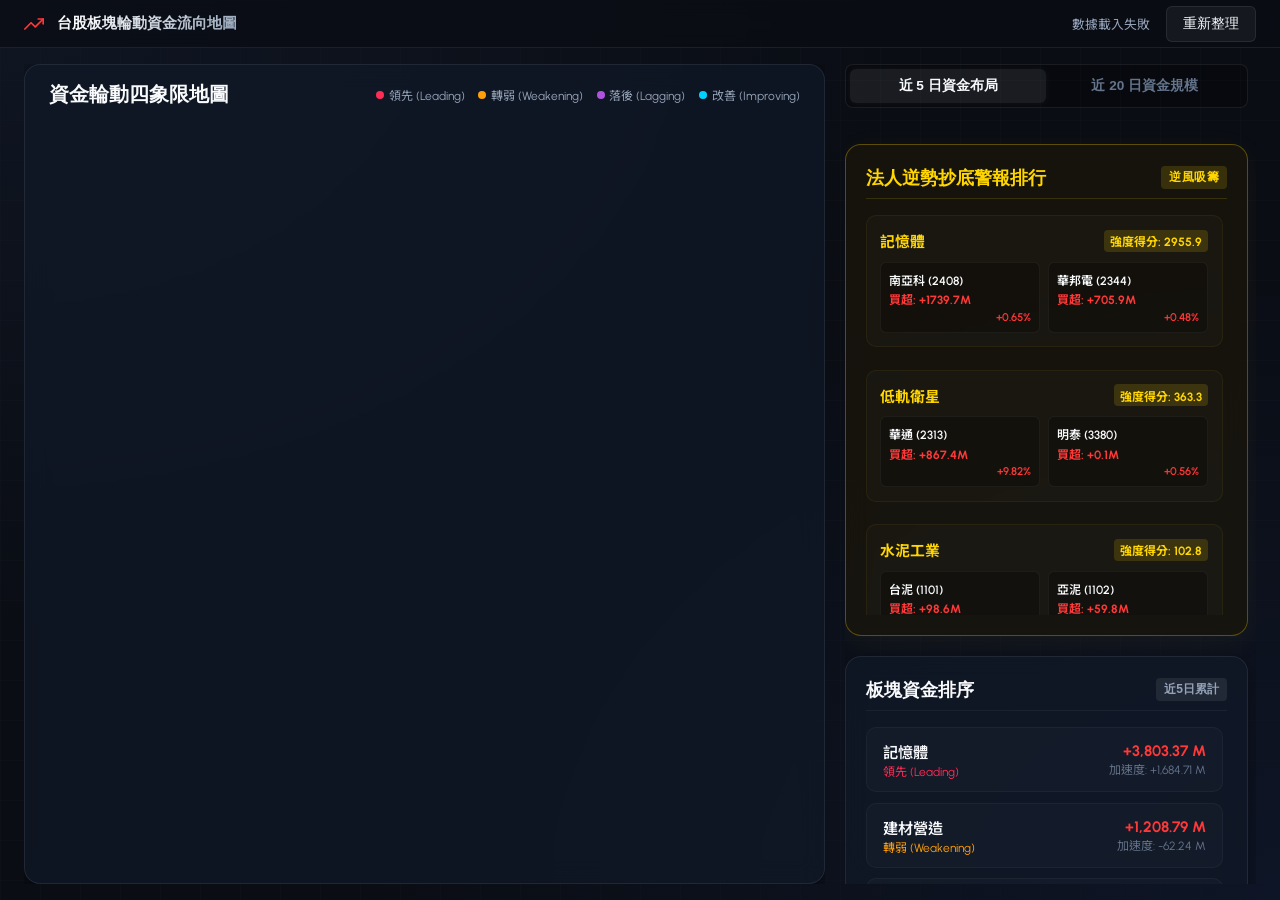
<file: index.html>
<!DOCTYPE html>
<html lang="zh-TW">
<head>
    <meta charset="UTF-8">
    <meta name="viewport" content="width=device-width, initial-scale=1.0">
    <title>台股板塊輪動地圖 - 資金流向與加速度監控系統</title>
    <link rel="stylesheet" href="style.css?v=1.1">
    <!-- Load D3.js for visual rendering -->
    <script src="https://d3js.org/d3.v7.min.js"></script>
    <style>
        /* 特調虛擬板塊的霓虹發光樣式 */
        .bubble.custom-sector {
            stroke: #ff007f !important;
            stroke-width: 3.5px !important;
            stroke-dasharray: 3, 1 !important;
            fill-opacity: 0.82 !important;
            animation: neonPulse 1.8s infinite alternate;
        }
        
        @keyframes neonPulse {
            from {
                filter: drop-shadow(0 0 3px #ff007f) drop-shadow(0 0 8px #ff007f);
            }
            to {
                filter: drop-shadow(0 0 6px #ff007f) drop-shadow(0 0 16px #ff007f);
            }
        }
    </style>
</head>
<body>

    <header>
        <h1>
            <svg width="20" height="20" viewBox="0 0 24 24" fill="none" stroke="currentColor" stroke-width="2" stroke-linecap="round" stroke-linejoin="round" style="display:inline; vertical-align:middle; margin-right:5px; color:#ff3838;">
                <polyline points="23 6 13.5 15.5 8.5 10.5 1 18"></polyline>
                <polyline points="17 6 23 6 23 12"></polyline>
            </svg>
            台股板塊輪動資金流向地圖
        </h1>
        <div class="meta-info">
            <span id="data-date">更新時間：載入中...</span>
            <button class="refresh-btn" onclick="loadData()">重新整理</button>
        </div>
    </header>

    <main>
        <!-- Left Section: Quadrant Bubble Map (Full Height) -->
        <div class="left-column">
            <section class="map-container" id="map-section">
                <div class="map-title-row">
                    <h2>資金輪動四象限地圖</h2>
                    <div class="legend">
                        <div class="legend-item">
                            <span class="legend-color" style="background-color: var(--color-lead);"></span>
                            <span>領先 (Leading)</span>
                        </div>
                        <div class="legend-item">
                            <span class="legend-color" style="background-color: var(--color-rotate);"></span>
                            <span>轉弱 (Weakening)</span>
                        </div>
                        <div class="legend-item">
                            <span class="legend-color" style="background-color: var(--color-outflow);"></span>
                            <span>落後 (Lagging)</span>
                        </div>
                        <div class="legend-item">
                            <span class="legend-color" style="background-color: var(--color-watch);"></span>
                            <span>改善 (Improving)</span>
                        </div>
                    </div>
                </div>
                
                <div class="chart-wrapper" id="chart-wrapper">
                    <!-- SVG Chart will be rendered here by D3 -->
                </div>
                
                <!-- Floating interactive Tooltip -->
                <div class="custom-tooltip" id="map-tooltip"></div>
            </section>
        </div>

        <!-- Right Section: Comprehensive War Room Panel -->
        <section class="sidebar right-column">
            <!-- Timeframe selector tab button group -->
            <div class="time-tabs">
                <button class="tab-btn active" id="tab-5d" onclick="switchTimeFrame('5d')">近 5 日資金布局</button>
                <button class="tab-btn" id="tab-20d" onclick="switchTimeFrame('20d')">近 20 日資金規模</button>
            </div>

            <!-- Bottom Fishing Alert Card (now at the top of sidebar) -->
            <div class="card bottom-fishing-card" id="bottom-fishing-panel">
                <div class="panel-title" style="color: #ffd600; border-bottom: 1px solid rgba(255, 214, 0, 0.15);">
                    法人逆勢抄底警報排行
                    <span style="background: rgba(255, 214, 0, 0.15); color: #ffd600; font-size: 0.75rem; letter-spacing: 0.5px;">逆風吸籌</span>
                </div>
                <div class="market-warning" id="market-warning-msg" style="display:none;">
                    ⚠️ 大盤今日下跌，法人逆勢抄底啟動！
                </div>
                <div class="sector-list" id="bottom-fishing-list">
                    <!-- Dynamic rendering -->
                </div>
            </div>

            <!-- Sector Ranking Card (moved from left-column) -->
            <div class="card sector-ranking-card">
                <div class="panel-title">
                    板塊資金排序
                    <span id="ranking-header-badge" style="background: rgba(255,255,255,0.08); color: var(--text-secondary); font-size: 0.75rem;">近5日累計</span>
                </div>
                <div class="sector-list" id="sector-quick-list">
                    <!-- Dynamic rendering -->
                </div>
                <button id="sector-toggle-btn" class="sector-toggle-btn" onclick="toggleSectors()">展開全部板塊</button>
            </div>

            <!-- Whale Locked Stocks Card -->
            <div class="card whale-locked-card glow-aurora" id="whale-locked-panel">
                <div class="panel-title" style="color: #00e676; border-bottom: 1px solid rgba(0, 230, 118, 0.15);">
                    千張大戶密集鎖碼偵測雷達
                    <span style="background: rgba(0, 230, 118, 0.15); color: #00e676; font-size: 0.75rem; letter-spacing: 0.5px;">主力鎖碼</span>
                </div>
                <!-- 監測時間區間 Tab 組 -->
                <div class="whale-time-tabs" style="display: flex; gap: 0.35rem; margin-bottom: 0.65rem; background: rgba(0, 0, 0, 0.2); padding: 0.2rem; border-radius: 6px; border: 1px solid rgba(255,255,255,0.04);">
                    <button class="whale-time-btn" onclick="changeWhaleTime('1w', this)">1週爆發</button>
                    <button class="whale-time-btn" onclick="changeWhaleTime('1m', this)">1個月</button>
                    <button class="whale-time-btn active" onclick="changeWhaleTime('2m', this)">2個月</button>
                    <button class="whale-time-btn" onclick="changeWhaleTime('3m', this)">3個月</button>
                    <button class="whale-time-btn" onclick="changeWhaleTime('4m', this)">4個月</button>
                </div>
                <!-- 篩選門檻控制鈕組 -->
                <div class="whale-filter-tabs" style="display: flex; gap: 0.35rem; margin-bottom: 0.85rem; padding-bottom: 0.5rem; border-bottom: 1px dashed rgba(255,255,255,0.05);">
                    <button class="whale-filter-btn active" style="color: #00e676; border-color: rgba(0, 230, 118, 0.4); background: rgba(0, 230, 118, 0.15);" onclick="changeWhaleThreshold(15, 20, this)">15%~20%</button>
                    <button class="whale-filter-btn" onclick="changeWhaleThreshold(10, 15, this)">10%~15%</button>
                    <button class="whale-filter-btn" onclick="changeWhaleThreshold(5, 10, this)">5%~10%</button>
                    <button class="whale-filter-btn" onclick="changeWhaleThreshold(4, 5, this)">4%~5%</button>
                </div>
                <div class="whale-stocks-list" id="whale-locked-list">
                    <!-- Dynamic rendering -->
                </div>
            </div>

            <!-- Detail Stock Breakdown Card -->
            <div class="card detail-card" id="detail-panel">
                <div class="empty-state" id="detail-empty">
                    請點擊或懸浮板塊泡泡，以檢視核心個股買賣超分化明細
                </div>
                <div id="detail-content" style="display: none;">
                    <div class="panel-title">
                        <span id="detail-sector-name" style="font-size: 1.15rem; font-weight: 700; padding: 0;">板塊名稱</span>
                        <div id="detail-quadrant-badge" class="dual-badge-container"></div>
                    </div>
                    
                    <div class="metrics-grid">
                        <div class="metric-box">
                            <div class="label" id="metric-label-flow">5日累計流向</div>
                            <div class="value" id="metric-flow">0.0</div>
                        </div>
                        <div class="metric-box">
                            <div class="label">資金加速度</div>
                            <div class="value" id="metric-accel">0.0</div>
                        </div>
                        <div class="metric-box">
                            <div class="label">20日資金規模</div>
                            <div class="value" id="metric-scale-20d">0.0</div>
                        </div>
                    </div>
                    
                    <h3 style="font-size: 0.85rem; margin-bottom: 0.65rem; color: var(--text-secondary); font-family: 'Outfit', sans-serif;">板塊核心個股分化數據</h3>
                    <div class="stock-table-wrapper">
                        <table class="stock-table">
                            <thead>
                                <tr>
                                    <th>個股名稱</th>
                                    <th style="text-align: right;">今日流向</th>
                                    <th style="text-align: right;">今日漲跌</th>
                                    <th style="text-align: right;" id="th-accum-flow">5日流向</th>
                                    <th style="text-align: right;">5日漲跌</th>
                                </tr>
                            </thead>
                            <tbody id="stock-table-body">
                                <!-- Dynamic rendering -->
                            </tbody>
                        </table>
                    </div>
                </div>
            </div>
        </section>
    </main>

    <script>
        let cachedData = null;
        let cachedMarketInfo = null;
        let selectedSectorName = null;
        let currentTimeFrame = "5d"; // Default state '5d' or '20d'
        let cachedWhaleStocks = null;
        let currentMinThreshold = 15;
        let currentMaxThreshold = 20;
        let currentTimeWhale = "2m";
        let isSectorsExpanded = false;

        // D3 global references for transition
        let svg, xScale, yScale, sizeScale, width, height, margin;

        // Determine Quadrant by X (flow) and Y (acceleration_m)
        function getQuadrantInfo(x, y) {
            if (x >= 0 && y >= 0) {
                return { name: "領先 (Leading)", color: "var(--color-lead)", bgClass: "lead" };
            } else if (x >= 0 && y < 0) {
                return { name: "轉弱 (Weakening)", color: "var(--color-rotate)", bgClass: "rotate" };
            } else if (x < 0 && y < 0) {
                return { name: "落後 (Lagging)", color: "var(--color-outflow)", bgClass: "outflow" };
            } else {
                return { name: "改善 (Improving)", color: "var(--color-watch)", bgClass: "watch" };
            }
        }

        let timeLapseTimer = null;
        let currentDayIndex = 0;

        // RRG Time-Lapse Loop — pure coordinate animation, zero physics
        function startTimeLapse(data) {
            // Kill any previous animation loop
            if (timeLapseTimer) {
                clearTimeout(timeLapseTimer);
                timeLapseTimer = null;
            }

            const tf = currentTimeFrame;
            const flowKey = tf === "5d" ? "flow_5d_m" : "flow_20d_m";

            // Pre-build a lookup map: sector_name → array of {px, py} screen coords
            // Index 0 = oldest (Day -5), last index = today
            const coordMap = {};
            data.forEach(d => {
                const history = d.history && d.history[tf] ? d.history[tf] : [];
                const pts = history.map(pt => ({
                    px: xScale(pt.x),
                    py: yScale(pt.y)
                }));
                // Append today's real coordinate as the final point
                pts.push({
                    px: xScale(d[flowKey]),
                    py: yScale(d.acceleration_m)
                });
                coordMap[d.sector_name] = pts;
            });

            // Determine the maximum number of steps (should be 6: indices 0..5)
            const maxSteps = Math.max(...Object.values(coordMap).map(arr => arr.length));

            currentDayIndex = 0;

            function moveBubblesTo(dayIdx, duration, easing) {
                d3.selectAll(".bubble-g")
                    .transition("timelapse")
                    .duration(duration)
                    .ease(easing)
                    .attr("transform", function(d) {
                        const pts = coordMap[d.sector_name];
                        if (pts && dayIdx < pts.length) {
                            const coord = pts[dayIdx];
                            d.current_anim_x = coord.px;
                            d.current_anim_y = coord.py;
                            return `translate(${coord.px}, ${coord.py})`;
                        }
                        // Fallback: stay where we are
                        return d3.select(this).attr("transform");
                    });
            }

            function playStep() {
                const dayIdx = currentDayIndex;

                // Move all bubbles to this day's coordinates
                moveBubblesTo(dayIdx, 800, d3.easeLinear);

                if (currentDayIndex < maxSteps - 1) {
                    // Not yet at today — advance to next day
                    currentDayIndex++;
                    timeLapseTimer = setTimeout(playStep, 1000);
                } else {
                    // Reached today — pause 3 seconds, then reset & loop
                    timeLapseTimer = setTimeout(() => {
                        // Instant snap back to Day -5 (index 0)
                        currentDayIndex = 0;
                        moveBubblesTo(0, 300, d3.easeCubicOut);

                        // Wait for snap-back to finish, then restart
                        timeLapseTimer = setTimeout(playStep, 500);
                    }, 3000);
                }
            }

            // Kick off: place bubbles at Day -5 instantly, then start stepping
            moveBubblesTo(0, 0, d3.easeLinear);
            timeLapseTimer = setTimeout(playStep, 400);
        }

        async function loadData() {
            try {
                // Fetch data from local source sectors_data.json
                const response = await fetch("sectors_data.json?" + new Date().getTime());
                const resJson = await response.json();
                
                cachedData = resJson.sectors;
                cachedWhaleStocks = resJson.whale_locked_stocks;
                cachedMarketInfo = resJson.market_info;
                
                const now = new Date();
                const mReturn = cachedMarketInfo.market_return_pct;
                const mReturnSign = mReturn >= 0 ? "+" : "";
                const mReturnClass = mReturn >= 0 ? "val-positive" : "val-negative";
                
                document.getElementById("data-date").innerHTML = `大盤加權指數: ${cachedMarketInfo.market_close.toLocaleString()} (<span class="${mReturnClass}">${mReturnSign}${mReturn.toFixed(2)}%</span>) | 更新時間: ${now.toLocaleDateString("zh-TW")} ${now.toLocaleTimeString("zh-TW")}`;

                // Render components
                updateUI();
                renderBottomFishing(cachedData, cachedMarketInfo);
                renderWhaleLockedStocks(cachedWhaleStocks, 15, 20);
                
                // Initialize SVG Container
                initChartContainer();
                
                // Initial Chart rendering
                renderQuadrantChart(cachedData);
                startTimeLapse(cachedData);

                // Default show the first sector detail
                if (cachedData.length > 0) {
                    showSectorDetail(cachedData[0].sector_name);
                }
            } catch (error) {
                console.error("載入 sectors_data.json 錯誤:", error);
                document.getElementById("data-date").textContent = "數據載入失敗";
            }
        }

        function switchTimeFrame(timeframe) {
            if (currentTimeFrame === timeframe) return;
            currentTimeFrame = timeframe;

            // Toggle active classes on tab buttons
            document.getElementById("tab-5d").classList.toggle("active", timeframe === "5d");
            document.getElementById("tab-20d").classList.toggle("active", timeframe === "20d");

            // Update Header badges in panels
            document.getElementById("ranking-header-badge").textContent = timeframe === "5d" ? "近5日累計" : "近20日累計";
            
            // Re-render UI list & slide bubbles smoothly
            updateUI();
            transitionQuadrantChart(cachedData);
            
            // Re-display detail panel with updated column names
            if (selectedSectorName) {
                showSectorDetail(selectedSectorName);
            }
        }

        function updateUI() {
            if (!cachedData) return;
            
            const listContainer = document.getElementById("sector-quick-list");
            listContainer.innerHTML = "";

            // Sort by flow magnitude to show most active sectors first (Descending Order)
            const flowKey = currentTimeFrame === "5d" ? "flow_5d_m" : "flow_20d_m";
            const sortedData = [...cachedData].sort((a, b) => b[flowKey] - a[flowKey]);

            // 根據摺疊狀態決定顯示的板塊數量
            const displayCount = isSectorsExpanded ? sortedData.length : 8;
            const displayData = sortedData.slice(0, displayCount);

            displayData.forEach(sector => {
                const customSectors = ["台積先進封裝設備", "軍工概念股", "高值化半導體材料"];
                const isCustom = customSectors.includes(sector.sector_name);
                const row = document.createElement("div");
                row.className = "sector-row";
                row.setAttribute("data-sector", sector.sector_name);
                if (sector.sector_name === selectedSectorName) {
                    row.classList.add("active");
                }
                
                if (isCustom) {
                    row.style.border = "1px dashed rgba(255, 0, 127, 0.4)";
                    row.style.boxShadow = "0 0 6px rgba(255, 0, 127, 0.12)";
                }
                
                row.onclick = () => showSectorDetail(sector.sector_name);
                
                // Sidebar row Hover linkages
                row.onmouseover = () => hoverLinkageActive(sector.sector_name);
                row.onmouseout = () => hoverLinkageReset();

                const flowVal = sector[flowKey];
                const flowSign = flowVal > 0 ? "+" : "";
                const flowClass = flowVal > 0 ? "val-positive" : (flowVal < 0 ? "val-negative" : "val-flat");
                const qInfo = getQuadrantInfo(flowVal, sector.acceleration_m);
                
                const nameHtml = isCustom ? `<span style="color:#ff007f; font-weight:700;">★</span> ${sector.sector_name} <span class="custom-badge" style="background:#ff007f; color:#fff; font-size:0.65rem; padding:1px 4px; border-radius:3px; margin-left:4px; font-weight:bold;">特調</span>` : sector.sector_name;

                row.innerHTML = `
                    <div>
                        <div class="name">${nameHtml}</div>
                        <div class="accel-val" style="color: ${qInfo.color}">${qInfo.name}</div>
                    </div>
                    <div class="stats">
                        <div class="flow-val ${flowClass}">${flowSign}${flowVal.toLocaleString()} M</div>
                        <div class="accel-val">加速度: ${sector.acceleration_m > 0 ? "+" : ""}${sector.acceleration_m.toLocaleString()} M</div>
                    </div>
                `;
                listContainer.appendChild(row);
            });

            // 更新按鈕文字
            const toggleBtn = document.getElementById("sector-toggle-btn");
            if (isSectorsExpanded) {
                toggleBtn.textContent = "收攏板塊列表 ▴";
            } else {
                const remaining = sortedData.length - 8;
                toggleBtn.textContent = `展開全部板塊 (+${remaining}) ▾`;
            }
        }

        function toggleSectors() {
            isSectorsExpanded = !isSectorsExpanded;
            updateUI();
        }

        function renderBottomFishing(data, marketInfo) {
            const warningMsg = document.getElementById("market-warning-msg");
            if (marketInfo.market_return_pct < 0) {
                warningMsg.style.display = "block";
            } else {
                warningMsg.style.display = "none";
            }
            
            const listContainer = document.getElementById("bottom-fishing-list");
            listContainer.innerHTML = "";
            
            // Filter sectors with bottom fishing potential, sort by score desc
            const bfSectors = data.filter(s => s.bottom_fishing_score > 0)
                                  .sort((a, b) => b.bottom_fishing_score - a.bottom_fishing_score)
                                  .slice(0, 3);
                                  
            if (bfSectors.length === 0) {
                listContainer.innerHTML = `<div class="empty-state" style="padding: 1rem 0; font-size:0.8rem;">目前全市場無符合「法人逆風布局」之板塊</div>`;
                return;
            }
            
            bfSectors.forEach(sector => {
                const customSectors = ["台積先進封裝設備", "軍工概念股", "高值化半導體材料"];
                const isCustom = customSectors.includes(sector.sector_name);
                const item = document.createElement("div");
                item.className = "bf-sector-item";
                item.onclick = () => showSectorDetail(sector.sector_name);
                
                // Sidebar row hover linkage triggers
                item.onmouseover = () => hoverLinkageActive(sector.sector_name);
                item.onmouseout = () => hoverLinkageReset();
                
                let stocksHtml = "";
                const candidateStocks = (sector.individual_stocks || [])
                    .filter(st => st.today_net_flow_m > 0)
                    .sort((a, b) => b.today_net_flow_m - a.today_net_flow_m)
                    .slice(0, 2);
                
                if (candidateStocks.length > 0) {
                    candidateStocks.forEach(st => {
                        const retSign = st.today_return_pct > 0 ? "+" : "";
                        const retClass = st.today_return_pct > 0 ? "val-positive" : (st.today_return_pct < 0 ? "val-negative" : "val-flat");
                        stocksHtml += `
                            <div class="bf-stock-tag">
                                <span class="stock-title">${st.stock_name} (${st.stock_id})</span>
                                <span class="stock-flow val-positive">買超: +${st.today_net_flow_m.toFixed(1)}M</span>
                                <span style="font-size:0.7rem; font-weight:600; text-align:right;" class="${retClass}">${retSign}${st.today_return_pct.toFixed(2)}%</span>
                            </div>
                        `;
                    });
                } else {
                    stocksHtml = `<div style="grid-column: span 2; text-align: center; font-size: 0.725rem; color: var(--text-muted);">無符合條件之個股</div>`;
                }
                
                const nameHtml = isCustom ? `<span style="color:#ff007f; font-weight:700;">★</span> ${sector.sector_name} <span class="custom-badge" style="background:#ff007f; color:#fff; font-size:0.65rem; padding:1px 4px; border-radius:3px; margin-left:4px; font-weight:bold;">特調</span>` : sector.sector_name;

                item.innerHTML = `
                    <div class="bf-sector-header">
                        <span class="name">${nameHtml}</span>
                        <span class="score">強度得分: ${sector.bottom_fishing_score.toFixed(1)}</span>
                    </div>
                    <div class="bf-stocks-row">
                        ${stocksHtml}
                    </div>
                `;
                listContainer.appendChild(item);
            });
        }

        function changeWhaleTime(timeframe, btn) {
            const buttons = document.querySelectorAll(".whale-time-btn");
            buttons.forEach(b => b.classList.remove("active"));
            btn.classList.add("active");
            
            currentTimeWhale = timeframe;
            
            // 如果是 1週爆發流，隱藏傳統門檻按鈕
            const filterTabs = document.querySelector(".whale-filter-tabs");
            if (filterTabs) {
                if (timeframe === "1w") {
                    filterTabs.style.display = "none";
                } else {
                    filterTabs.style.display = "flex";
                }
            }
            
            renderWhaleLockedStocks(cachedWhaleStocks, currentMinThreshold, currentMaxThreshold);
        }

        function changeWhaleThreshold(min, max, btn) {
            const buttons = document.querySelectorAll(".whale-filter-btn");
            buttons.forEach(b => {
                b.classList.remove("active");
                b.style.color = "";
                b.style.borderColor = "";
                b.style.background = "";
                b.style.boxShadow = "";
            });
            btn.classList.add("active");
            
            currentMinThreshold = min;
            currentMaxThreshold = max;

            // 動態改變看板的外觀邊框與呼吸燈
            const panel = document.getElementById("whale-locked-panel");
            panel.className = "card whale-locked-card"; // reset
            
            if (min >= 15) {
                panel.classList.add("glow-aurora");
                btn.style.color = "#00e676";
                btn.style.borderColor = "rgba(0, 230, 118, 0.4)";
                btn.style.background = "rgba(0, 230, 118, 0.15)";
                btn.style.boxShadow = "0 0 10px rgba(0, 230, 118, 0.1)";
            } else if (min >= 10) {
                panel.classList.add("glow-aurora");
                btn.style.color = "#00e676";
                btn.style.borderColor = "rgba(0, 230, 118, 0.4)";
                btn.style.background = "rgba(0, 230, 118, 0.15)";
                btn.style.boxShadow = "0 0 10px rgba(0, 230, 118, 0.1)";
            } else if (min >= 5) {
                panel.classList.add("glow-neon-blue");
                btn.style.color = "#00b0ff";
                btn.style.borderColor = "rgba(0, 176, 255, 0.4)";
                btn.style.background = "rgba(0, 176, 255, 0.15)";
                btn.style.boxShadow = "0 0 10px rgba(0, 176, 255, 0.1)";
            } else {
                panel.classList.add("glow-dim");
                btn.style.color = "#ffd600";
                btn.style.borderColor = "rgba(255, 214, 0, 0.4)";
                btn.style.background = "rgba(255, 214, 0, 0.15)";
                btn.style.boxShadow = "0 0 10px rgba(255, 214, 0, 0.1)";
            }

            renderWhaleLockedStocks(cachedWhaleStocks, min, max);
        }

        function renderWhaleLockedStocks(whaleStocks, min, max) {
            const listContainer = document.getElementById("whale-locked-list");
            listContainer.innerHTML = "";
            
            if (!whaleStocks || whaleStocks.length === 0) {
                listContainer.innerHTML = `<div class="empty-state" style="padding: 1rem 0; font-size:0.8rem; color: var(--text-muted);">目前無符合「大戶鎖碼」之個股</div>`;
                return;
            }
            
            let filtered = [];
            let labelText = "";
            let priceChangeLabel = "";
            
            if (currentTimeWhale === "1w") {
                // 1w 極速突變篩選：大戶單週增加 >= 2.0% 且 散戶單週減少 <= -2.0% 且 三大法人買超 >= 10.0 M
                filtered = whaleStocks.filter(st => 
                    st.diff_1w >= 2.0 && 
                    st.diff_1w_retail <= -2.0 && 
                    st.inst_flow_5d >= 10.0
                );
                labelText = "單週大戶/散戶";
                priceChangeLabel = "近1週漲跌";
            } else {
                const diffKey = "diff_" + currentTimeWhale;
                filtered = whaleStocks.filter(st => st[diffKey] >= min && st[diffKey] <= max);
                labelText = "近" + (currentTimeWhale === "1m" ? "1個月" : currentTimeWhale === "2m" ? "2個月" : currentTimeWhale === "3m" ? "3個月" : "4個月") + "增減";
                priceChangeLabel = "近" + (currentTimeWhale === "1m" ? "1個月" : currentTimeWhale === "2m" ? "2個月" : currentTimeWhale === "3m" ? "3個月" : "4個月") + "漲跌";
            }
            
            if (filtered.length === 0) {
                if (currentTimeWhale === "1w") {
                    listContainer.innerHTML = `
                        <div class="empty-state" style="padding: 1.5rem 0.5rem; font-size:0.8rem; line-height: 1.5; color: var(--text-muted);">
                            ⚠️ 目前無符合「極速突變（1週爆發流）」之個股。<br>
                            <span style="font-size:0.75rem; color:#ffd600; font-weight:500;">（篩選標準：單週大戶增加>+2.0%，單週散戶減少<-2.0%，法人累計買超>=10M）</span>
                        </div>`;
                } else {
                    listContainer.innerHTML = `
                        <div class="empty-state" style="padding: 1.5rem 0.5rem; font-size:0.8rem; line-height: 1.5; color: var(--text-muted);">
                            ⚠️ 此區間目前無符合個股。<br>
                            <span style="font-size:0.75rem; color:#ffd600; font-weight:500;">今日大盤無此強度的鎖碼股，建議切換至「10%~15%」或「5%~10%」區間檢測。</span>
                        </div>`;
                }
                return;
            }
            
            filtered.forEach(stock => {
                const item = document.createElement("div");
                item.className = "whale-stock-item";
                item.setAttribute("data-sector", stock.sector);
                
                // Click and Hover Linkages
                item.onclick = () => showSectorDetail(stock.sector);
                item.onmouseover = () => hoverLinkageActive(stock.sector);
                item.onmouseout = () => hoverLinkageReset();
                
                // 動態時間區間累計漲跌幅
                const priceChangeKey = currentTimeWhale + "_price_change";
                const priceChangeVal = stock[priceChangeKey] !== undefined ? stock[priceChangeKey] : 0.0;
                const priceChangeSign = priceChangeVal > 0 ? "+" : "";
                const priceChangeClass = priceChangeVal > 0 ? "val-positive" : (priceChangeVal < 0 ? "val-negative" : "val-flat");
                
                const isCustom = ["台積先進封裝設備", "軍工概念股", "高值化半導體材料"].includes(stock.sector);
                const badgeStyle = isCustom ? 'style="background: #ff007f; color: #fff; font-weight: bold; box-shadow: 0 0 5px rgba(255, 0, 127, 0.5); border: none;"' : '';

                let diffTextHtml = "";
                let diffClass = "val-positive";
                if (currentTimeWhale === "1w") {
                    diffTextHtml = `大戶:+${stock.diff_1w.toFixed(2)}% | 散戶:${stock.diff_1w_retail.toFixed(2)}%`;
                    diffClass = "val-positive";
                } else {
                    const diffKey = "diff_" + currentTimeWhale;
                    const diffVal = stock[diffKey];
                    diffTextHtml = (diffVal > 0 ? "+" : "") + diffVal.toFixed(2) + "%";
                    diffClass = diffVal > 0 ? "val-positive" : (diffVal < 0 ? "val-negative" : "val-flat");
                }

                item.innerHTML = `
                    <div class="whale-stock-header">
                        <span class="stock-info">
                            <span class="name">${stock.stock_name}</span>
                            <span class="id">${stock.stock_id}.TW</span>
                        </span>
                        <span class="sector-badge" ${badgeStyle}>${stock.sector}</span>
                    </div>
                    <div class="whale-stock-body">
                        <div class="detail-val">
                            <span class="label">法人5日買超</span>
                            <span class="val" style="color: #ffd600; font-weight: 700;">+${stock.inst_flow_5d.toFixed(1)}M</span>
                        </div>
                        <div class="detail-val">
                            <span class="label">${labelText}</span>
                            <span class="val ${diffClass}" style="font-weight: 700;">${diffTextHtml}</span>
                        </div>
                        <div class="detail-val">
                            <span class="label">${priceChangeLabel}</span>
                            <span class="${priceChangeClass}" style="font-weight: 600;">${priceChangeSign}${priceChangeVal.toFixed(2)}%</span>
                        </div>
                    </div>
                `;
                listContainer.appendChild(item);
            });
        }

        function showSectorDetail(sectorName) {
            selectedSectorName = sectorName;
            
            // Highlight row in list
            const rows = document.querySelectorAll(".sector-row");
            rows.forEach(r => {
                const rName = r.querySelector(".name").textContent;
                if (rName === sectorName) {
                    r.classList.add("active");
                } else {
                    r.classList.remove("active");
                }
            });

            // Highlight corresponding bubble in SVG with glow filter
            d3.selectAll(".bubble")
                .transition().duration(200)
                .style("fill-opacity", d => d.sector_name === sectorName ? 0.95 : 0.6)
                .attr("stroke", d => d.sector_name === sectorName ? "#ffffff" : getQuadrantInfo(d[currentTimeFrame === "5d" ? "flow_5d_m" : "flow_20d_m"], d.acceleration_m).color)
                .style("filter", d => d.sector_name === sectorName ? "drop-shadow(0 0 12px #ffffff)" : "none");

            const sector = cachedData.find(s => s.sector_name === sectorName);
            if (!sector) return;

            document.getElementById("detail-empty").style.display = "none";
            const content = document.getElementById("detail-content");
            content.style.display = "block";

            // Fill text
            const isCustom = ["台積先進封裝設備", "軍工概念股", "高值化半導體材料"].includes(sectorName);
            document.getElementById("detail-sector-name").innerHTML = isCustom ? `★ ${sector.sector_name} <span style="background:#ff007f; color:#fff; font-size:0.75rem; padding:2px 6px; border-radius:3px; margin-left:6px; font-weight:bold; vertical-align: middle;">特調虛擬板塊</span>` : sector.sector_name;
            
            const flowVal = currentTimeFrame === "5d" ? sector.flow_5d_m : sector.flow_20d_m;
            
            // Calculate dual timeframe quadrants
            const qLong = getQuadrantInfo(sector.flow_20d_m, sector.acceleration_m);
            const qShort = getQuadrantInfo(sector.flow_5d_m, sector.acceleration_m);
            
            const badgeContainer = document.getElementById("detail-quadrant-badge");
            badgeContainer.innerHTML = `
                <span class="dual-badge-item" style="background: ${qLong.color};">[長線] ${qLong.name}</span>
                <span class="dual-badge-separator">|</span>
                <span class="dual-badge-item" style="background: ${qShort.color};">[短線] ${qShort.name}</span>
            `;

            // Metrics boxes
            document.getElementById("metric-label-flow").textContent = currentTimeFrame === "5d" ? "5日累計流向" : "20日累計流向";
            const flowBox = document.getElementById("metric-flow");
            flowBox.textContent = (flowVal >= 0 ? "+" : "") + flowVal.toLocaleString() + " 百萬";
            flowBox.className = "value " + (flowVal >= 0 ? "val-positive" : "val-negative");

            const accelBox = document.getElementById("metric-accel");
            accelBox.textContent = (sector.acceleration_m >= 0 ? "+" : "") + sector.acceleration_m.toLocaleString() + " 百萬";
            accelBox.className = "value " + (sector.acceleration_m >= 0 ? "val-positive" : "val-negative");

            document.getElementById("metric-scale-20d").textContent = sector.size_20d_m.toLocaleString() + " 百萬";

            // Dynamic header label for accumulated flow in stock table
            document.getElementById("th-accum-flow").textContent = currentTimeFrame === "5d" ? "5日買賣超" : "20日買賣超";

            // Fill individual stocks table
            const tbody = document.getElementById("stock-table-body");
            tbody.innerHTML = "";

            sector.individual_stocks.forEach(stock => {
                const tr = document.createElement("tr");
                
                // Today flow
                const todayFlowClass = stock.today_net_flow_m > 0 ? "val-positive" : (stock.today_net_flow_m < 0 ? "val-negative" : "val-flat");
                const todayFlowSign = stock.today_net_flow_m > 0 ? "+" : "";

                // Today Return
                const todayReturnClass = stock.today_return_pct > 0 ? "val-positive" : (stock.today_return_pct < 0 ? "val-negative" : "val-flat");
                const todayReturnSign = stock.today_return_pct > 0 ? "+" : "";

                // Accumulated Flow
                const accumFlowVal = currentTimeFrame === "5d" ? stock.flow_5d_m : stock.flow_20d_m;
                const accumFlowClass = accumFlowVal > 0 ? "val-positive" : (accumFlowVal < 0 ? "val-negative" : "val-flat");
                const accumFlowSign = accumFlowVal > 0 ? "+" : "";

                // 5D Return
                const return5dClass = stock.return_5d_pct > 0 ? "val-positive" : (stock.return_5d_pct < 0 ? "val-negative" : "val-flat");
                const return5dSign = stock.return_5d_pct > 0 ? "+" : "";

                tr.innerHTML = `
                    <td>
                        <span class="stock-name">${stock.stock_name}</span>
                        <span class="stock-id">${stock.stock_id}.TW</span>
                    </td>
                    <td style="text-align: right; font-weight: 500;" class="${todayFlowClass}">${todayFlowSign}${stock.today_net_flow_m.toFixed(1)}M</td>
                    <td style="text-align: right;" class="${todayReturnClass}">${todayReturnSign}${stock.today_return_pct.toFixed(2)}%</td>
                    <td style="text-align: right; font-weight: 600;" class="${accumFlowClass}">${accumFlowSign}${accumFlowVal.toLocaleString()}M</td>
                    <td style="text-align: right;" class="${return5dClass}">${return5dSign}${stock.return_5d_pct.toFixed(1)}%</td>
                `;
                tbody.appendChild(tr);
            });
        }

        // Setup SVG element structure
        function initChartContainer() {
            const container = document.getElementById("chart-wrapper");
            container.innerHTML = "";

            // 使用固定的 viewBox 座標系統，SVG 會自動等比例縮放至容器
            width = 800;
            height = 600;
            margin = { top: 40, right: 40, bottom: 40, left: 40 };

            sizeScale = d3.scaleSqrt().range([18, 48]);

            svg = d3.select("#chart-wrapper")
                .append("svg")
                .attr("viewBox", "0 0 800 600")
                .attr("preserveAspectRatio", "xMidYMid meet")
                .attr("width", "100%")
                .attr("height", "100%");

            // Add SVG definition for shadow glow filter
            const defs = svg.append("defs");
            const filter = defs.append("filter")
                .attr("id", "glow")
                .attr("x", "-20%")
                .attr("y", "-20%")
                .attr("width", "140%")
                .attr("height", "140%");
            filter.append("feGaussianBlur")
                .attr("stdDeviation", 6)
                .attr("result", "blur");
            filter.append("feComposite")
                .attr("in", "SourceGraphic")
                .attr("in2", "blur")
                .attr("operator", "over");
        }

        function constrainQuadrant(nodes, flowKey) {
            nodes.forEach(d => {
                const trueFlow = d[flowKey];
                const trueAccel = d.acceleration_m;
                const r = sizeScale(d.size_20d_m);
                
                // X boundary constraint
                if (trueFlow >= 0) {
                    d.x = Math.max(xScale(0) + r + 2, d.x);
                    d.x = Math.min(width - margin.right - r, d.x);
                } else {
                    d.x = Math.min(xScale(0) - r - 2, d.x);
                    d.x = Math.max(margin.left + r, d.x);
                }
                
                // Y boundary constraint
                if (trueAccel >= 0) {
                    d.y = Math.min(yScale(0) - r - 2, d.y);
                    d.y = Math.max(margin.top + r, d.y);
                } else {
                    d.y = Math.max(yScale(0) + r + 2, d.y);
                    d.y = Math.min(height - margin.bottom - r, d.y);
                }
            });
        }

        function renderQuadrantChart(data) {
            const flowKey = currentTimeFrame === "5d" ? "flow_5d_m" : "flow_20d_m";
            
            const maxAbsX = d3.max(data, d => Math.abs(d[flowKey])) || 1000;
            const maxAbsY = d3.max(data, d => Math.abs(d.acceleration_m)) || 1000;
            const xLimit = maxAbsX * 1.25;
            const yLimit = maxAbsY * 1.25;

            // Setup scales
            xScale = d3.scaleLinear().domain([-xLimit, xLimit]).range([margin.left, width - margin.right]);
            yScale = d3.scaleLinear().domain([-yLimit, yLimit]).range([height - margin.bottom, margin.top]);
            sizeScale.domain([0, d3.max(data, d => d.size_20d_m) || 10000]);

            // 1. Quadrant background rectangles
            const quadWidth = (width - margin.left - margin.right) / 2;
            const quadHeight = (height - margin.top - margin.bottom) / 2;

            const quadrants = [
                { id: "lead", x: xScale(0), y: yScale(yLimit), fill: "var(--color-lead)" },
                { id: "watch", x: xScale(-xLimit), y: yScale(yLimit), fill: "var(--color-watch)" },
                { id: "outflow", x: xScale(-xLimit), y: yScale(0), fill: "var(--color-outflow)" },
                { id: "rotate", x: xScale(0), y: yScale(0), fill: "var(--color-rotate)" }
            ];

            svg.selectAll(".quadrant-bg")
                .data(quadrants, d => d.id)
                .enter()
                .append("rect")
                .attr("class", "quadrant-bg")
                .attr("x", d => d.x)
                .attr("y", d => d.y)
                .attr("width", quadWidth)
                .attr("height", quadHeight)
                .style("fill", d => d.fill);

            // Add Quadrant Text Labels
            const labelsData = [
                { text: "領先 (Leading)", x: width - margin.right - 15, y: margin.top + 30, anchor: "end", color: "var(--color-lead)" },
                { text: "改善 (Improving)", x: margin.left + 15, y: margin.top + 30, anchor: "start", color: "var(--color-watch)" },
                { text: "落後 (Lagging)", x: margin.left + 15, y: height - margin.bottom - 20, anchor: "start", color: "var(--color-outflow)" },
                { text: "轉弱 (Weakening)", x: width - margin.right - 15, y: height - margin.bottom - 20, anchor: "end", color: "var(--color-rotate)" }
            ];

            svg.selectAll(".quadrant-label")
                .data(labelsData)
                .enter()
                .append("text")
                .attr("class", "quadrant-label")
                .attr("x", d => d.x)
                .attr("y", d => d.y)
                .attr("text-anchor", d => d.anchor)
                .style("fill", d => d.color)
                .text(d => d.text);

            // 2. Axes lines
            svg.append("line")
                .attr("class", "axis-line axis-x-line")
                .attr("x1", xScale(0))
                .attr("y1", margin.top)
                .attr("x2", xScale(0))
                .attr("y2", height - margin.bottom);

            svg.append("line")
                .attr("class", "axis-line axis-y-line")
                .attr("x1", margin.left)
                .attr("y1", yScale(0))
                .attr("x2", width - margin.right)
                .attr("y2", yScale(0));

            // Axes text labels
            svg.append("text")
                .attr("class", "axis-label axis-x-label")
                .attr("x", width - margin.right)
                .attr("y", yScale(0) - 10)
                .attr("text-anchor", "end")
                .text(`${currentTimeFrame === "5d" ? "5日" : "20日"}法人累計淨流入流出 (百萬 NTD) ➔`);

            svg.append("text")
                .attr("class", "axis-label axis-y-label")
                .attr("x", xScale(0) + 12)
                .attr("y", margin.top)
                .attr("text-anchor", "start")
                .text("▲ 資金加速度 (今日淨流向 - 5日均值)");

            // Projection guidelines
            svg.append("line")
                .attr("id", "proj-x")
                .attr("stroke", "rgba(255,255,255,0.25)")
                .attr("stroke-width", 1)
                .attr("stroke-dasharray", "3,3")
                .style("opacity", 0);

            svg.append("line")
                .attr("id", "proj-y")
                .attr("stroke", "rgba(255,255,255,0.25)")
                .attr("stroke-width", 1)
                .attr("stroke-dasharray", "3,3")
                .style("opacity", 0);

            // 2.5 Grid concentric circles (RRG style)
            const center_x = xScale(0);
            const center_y = yScale(0);
            const radii = [50, 100, 150, 200, 250];

            svg.selectAll(".grid-circle")
                .data(radii)
                .enter()
                .append("circle")
                .attr("class", "grid-circle")
                .attr("cx", center_x)
                .attr("cy", center_y)
                .attr("r", d => d)
                .style("fill", "none")
                .style("stroke", "rgba(255, 255, 255, 0.04)")
                .style("stroke-width", 1)
                .style("stroke-dasharray", "3,3");

            svg.append("text")
                .attr("class", "axis-center-label")
                .attr("x", center_x + 8)
                .attr("y", center_y + 14)
                .style("fill", "var(--text-muted)")
                .style("font-size", "10px")
                .style("font-weight", "600")
                .text("(100, 100)");

            // Helper to get coordinates at dayIndex (0 to 5) for sector d
            function getSectorPointAt(d, dayIndex) {
                const tf = currentTimeFrame;
                const history = d.history && d.history[tf] ? d.history[tf] : [];
                if (dayIndex < history.length) {
                    return { x: history[dayIndex].x, y: history[dayIndex].y };
                }
                return { x: d[flowKey], y: d.acceleration_m };
            }

            // 3. Render Tails Group (static background track trails under the bubbles)
            const tailsGroup = svg.append("g").attr("class", "tails");
            
            const tailPaths = tailsGroup.selectAll(".tail-path")
                .data(data, d => d.sector_name)
                .enter()
                .append("path")
                .attr("class", "tail-path")
                .attr("id", d => `tail-path-${d.sector_name.replace('/', '-')}`)
                .attr("d", d => {
                    const tf = currentTimeFrame;
                    const history = d.history && d.history[tf] ? d.history[tf] : [];
                    const points = history.map(pt => [xScale(pt.x), yScale(pt.y)]);
                    points.push([xScale(d[flowKey]), yScale(d.acceleration_m)]); // 今日 (Day 0)
                    return d3.line()(points);
                })
                .style("stroke", d => {
                    const customSectors = ["台積先進封裝設備", "軍工概念股", "高值化半導體材料"];
                    return customSectors.includes(d.sector_name) ? "#ff007f" : getQuadrantInfo(d[flowKey], d.acceleration_m).color;
                })
                .style("fill", "none")
                .style("--sector-color", d => {
                    const customSectors = ["台積先進封裝設備", "軍工概念股", "高值化半導體材料"];
                    return customSectors.includes(d.sector_name) ? "#ff007f" : getQuadrantInfo(d[flowKey], d.acceleration_m).color;
                });

            // 4. Render Bubbles Group (initially placed at Day -5)
            const bubbleGroup = svg.selectAll(".bubble-g")
                .data(data, d => d.sector_name)
                .enter()
                .append("g")
                .attr("class", "bubble-g")
                .attr("id", d => `bubble-g-${d.sector_name.replace('/', '-')}`)
                .attr("transform", d => {
                    const pt = getSectorPointAt(d, 0); // Day -5
                    d.current_anim_x = xScale(pt.x);
                    d.current_anim_y = yScale(pt.y);
                    return `translate(${xScale(pt.x)}, ${yScale(pt.y)})`;
                });

            const tooltip = d3.select("#map-tooltip");
            const containerBox = document.getElementById("chart-wrapper");

            const customSectors = ["台積先進封裝設備", "軍工概念股", "高值化半導體材料"];
            bubbleGroup.append("circle")
                .attr("class", d => customSectors.includes(d.sector_name) ? "bubble custom-sector" : "bubble")
                .attr("r", d => sizeScale(d.size_20d_m))
                .style("fill", d => customSectors.includes(d.sector_name) ? "#ff007f" : getQuadrantInfo(d[flowKey], d.acceleration_m).color)
                .style("fill-opacity", d => customSectors.includes(d.sector_name) ? 0.85 : 0.6)
                .style("stroke", d => customSectors.includes(d.sector_name) ? "#ff007f" : getQuadrantInfo(d[flowKey], d.acceleration_m).color)
                .on("mouseover", function(event, d) {
                    d3.select(this.parentNode).raise();
                    hoverLinkageActive(d.sector_name, event);
                    showSectorDetail(d.sector_name);
                })
                .on("mouseout", function(event, d) {
                    hoverLinkageReset();
                })
                .on("click", function(event, d) {
                    d3.select(this.parentNode).raise();
                    showSectorDetail(d.sector_name);
                });

            bubbleGroup.append("text")
                .attr("class", "bubble-label")
                .attr("dy", ".3em")
                .text(d => customSectors.includes(d.sector_name) ? "⭐ " + d.sector_name : d.sector_name);
        }

        // Smooth transition on timeline change
        function transitionQuadrantChart(data) {
            const flowKey = currentTimeFrame === "5d" ? "flow_5d_m" : "flow_20d_m";

            const maxAbsX = d3.max(data, d => Math.abs(d[flowKey])) || 1000;
            const maxAbsY = d3.max(data, d => Math.abs(d.acceleration_m)) || 1000;
            const xLimit = maxAbsX * 1.25;
            const yLimit = maxAbsY * 1.25;

            // Update scale limits
            xScale.domain([-xLimit, xLimit]);
            yScale.domain([-yLimit, yLimit]);

            // Transition tail paths to new history coordinate shapes
            svg.selectAll(".tail-path")
                .data(data, d => d.sector_name)
                .transition().duration(800)
                .attr("d", d => {
                    const tf = currentTimeFrame;
                    const history = d.history && d.history[tf] ? d.history[tf] : [];
                    const points = history.map(pt => [xScale(pt.x), yScale(pt.y)]);
                    points.push([xScale(d[flowKey]), yScale(d.acceleration_m)]);
                    return d3.line()(points);
                })
                .style("stroke", d => {
                    const customSectors = ["台積先進封裝設備", "軍工概念股", "高值化半導體材料"];
                    return customSectors.includes(d.sector_name) ? "#ff007f" : getQuadrantInfo(d[flowKey], d.acceleration_m).color;
                })
                .style("--sector-color", d => {
                    const customSectors = ["台積先進封裝設備", "軍工概念股", "高值化半導體材料"];
                    return customSectors.includes(d.sector_name) ? "#ff007f" : getQuadrantInfo(d[flowKey], d.acceleration_m).color;
                });

            // Transition color rendering of individual circles based on new quadrant
            const customSectors = ["台積先進封裝設備", "軍工概念股", "高值化半導體材料"];
            svg.selectAll(".bubble")
                .data(data, d => d.sector_name)
                .transition()
                .duration(800)
                .style("fill", d => customSectors.includes(d.sector_name) ? "#ff007f" : getQuadrantInfo(d[flowKey], d.acceleration_m).color)
                .style("stroke", d => customSectors.includes(d.sector_name) ? "#ff007f" : getQuadrantInfo(d[flowKey], d.acceleration_m).color);

            // Re-position central coordinate lines dynamically
            svg.select(".axis-x-line")
                .transition().duration(800)
                .attr("x1", xScale(0))
                .attr("x2", xScale(0));

            svg.select(".axis-y-line")
                .transition().duration(800)
                .attr("y1", yScale(0))
                .attr("y2", yScale(0));

            svg.select(".axis-x-label")
                .transition().duration(800)
                .attr("y", yScale(0) - 10)
                .text(`${currentTimeFrame === "5d" ? "5日" : "20日"}法人累計淨流入流出 (百萬 NTD) ➔`);

            svg.select(".axis-y-label")
                .transition().duration(800)
                .attr("x", xScale(0) + 12);

            // Restart time-lapse animation loop with new scale domain mapping
            startTimeLapse(data);
        }

        // Hover Linkages: Fade out irrelevant elements & show projection + tooltip
        function hoverLinkageActive(sectorName, event = null) {
            d3.select(".tails").classed("has-hover", true);
            d3.selectAll(".tail-path").classed("hovered", d => d.sector_name === sectorName);

            d3.selectAll(".bubble-g")
                .style("opacity", d => d.sector_name === sectorName ? 1 : 0.15);
            
            // Escape sector name backslash for CSS selector compatibility
            const escapedName = sectorName.replace('/', '-');
            const targetBubbleG = d3.select(`#bubble-g-${escapedName}`);
            
            if (!targetBubbleG.empty()) {
                targetBubbleG.raise();
                const d = targetBubbleG.datum();
                const flowKey = currentTimeFrame === "5d" ? "flow_5d_m" : "flow_20d_m";
                
                // Get current animation coordinates
                const tf = currentTimeFrame;
                const history = d.history && d.history[tf] ? d.history[tf] : [];
                const curX = d.current_anim_x !== undefined ? d.current_anim_x : (history.length > 0 ? xScale(history[0].x) : xScale(d[flowKey]));
                const curY = d.current_anim_y !== undefined ? d.current_anim_y : (history.length > 0 ? yScale(history[0].y) : yScale(d.acceleration_m));

                targetBubbleG.select(".bubble")
                    .transition().duration(150)
                    .attr("r", sizeScale(d.size_20d_m) * 1.2)
                    .style("fill-opacity", 0.95)
                    .attr("stroke", "#ffffff")
                    .style("filter", "drop-shadow(0 0 12px #ffffff)");

                // Show projection lines
                d3.select("#proj-x")
                    .attr("x1", curX)
                    .attr("y1", curY)
                    .attr("x2", xScale(0))
                    .attr("y2", curY)
                    .transition().duration(150)
                    .style("opacity", 1);

                d3.select("#proj-y")
                    .attr("x1", curX)
                    .attr("y1", curY)
                    .attr("x2", curX)
                    .attr("y2", yScale(0))
                    .transition().duration(150)
                    .style("opacity", 1);

                // Render dynamic tooltip
                const tooltip = d3.select("#map-tooltip");
                const containerBox = document.getElementById("chart-wrapper");
                const currFlowVal = d[flowKey];
                const qInfo = getQuadrantInfo(currFlowVal, d.acceleration_m);
                const customSectors = ["台積先進封裝設備", "軍工概念股", "高值化半導體材料"];
                
                const stockItems = d.individual_stocks.slice(0, 3).map(st => {
                    const flowSign = st.flow_5d_m > 0 ? "+" : "";
                    const flowClass = st.flow_5d_m > 0 ? "val-positive" : (st.flow_5d_m < 0 ? "val-negative" : "val-flat");
                    return `
                        <div class="tooltip-stock-item">
                            <span>${st.stock_name}</span>
                            <span class="${flowClass}">${flowSign}${st.flow_5d_m} M</span>
                        </div>
                    `;
                }).join("");

                tooltip.html(`
                    <div class="tooltip-header">
                        <span>${d.sector_name}</span>
                        <span class="quadrant-badge" style="background: ${customSectors.includes(d.sector_name) ? '#ff007f' : qInfo.color}; color:${customSectors.includes(d.sector_name) ? '#fff' : '#000'};">${customSectors.includes(d.sector_name) ? '特調' : qInfo.name}</span>
                    </div>
                    <div class="tooltip-row">
                        <span class="label">${currentTimeFrame === "5d" ? "5日" : "20日"}流向:</span>
                        <span class="val ${currFlowVal >= 0 ? 'val-positive' : 'val-negative'}">${currFlowVal >= 0 ? '+' : ''}${currFlowVal} M</span>
                    </div>
                    <div class="tooltip-row">
                        <span class="label">資金加速度:</span>
                        <span class="val ${d.acceleration_m >= 0 ? 'val-positive' : 'val-negative'}">${d.acceleration_m >= 0 ? '+' : ''}${d.acceleration_m} M</span>
                    </div>
                    <div class="tooltip-row">
                        <span class="label">20日資金規模:</span>
                        <span class="val">${d.size_20d_m} M</span>
                    </div>
                    <div class="tooltip-stocks">
                        <div class="label" style="font-size: 0.7rem; margin-bottom: 0.25rem;">核心個股買賣超預覽:</div>
                        ${stockItems}
                    </div>
                `);

                // Tooltip is fixed at the bottom-right corner of the container by CSS.
                // We no longer calculate pageX/Y or dynamic left/top offsets.
                tooltip
                    .transition().duration(150)
                    .style("opacity", 1);
            }

            // Fade out non-target list items
            const listRows = document.querySelectorAll(".sector-row");
            listRows.forEach(row => {
                const rowSec = row.getAttribute("data-sector");
                if (rowSec === sectorName) {
                    row.style.opacity = "1";
                    row.style.backgroundColor = "rgba(255, 255, 255, 0.08)";
                } else {
                    row.style.opacity = "0.2";
                }
            });
            
            // Also highlight in Bottom Fishing card list if present
            const bfRows = document.querySelectorAll(".bf-sector-item");
            bfRows.forEach(row => {
                const secText = row.querySelector(".name").textContent;
                if (secText === sectorName) {
                    row.style.border = "1px solid rgba(255, 214, 0, 0.5)";
                    row.style.backgroundColor = "rgba(255, 214, 0, 0.08)";
                } else {
                    row.style.opacity = "0.3";
                }
            });

            // Also highlight in Whale Locked Stocks card list if present
            const whaleRows = document.querySelectorAll(".whale-stock-item");
            whaleRows.forEach(row => {
                const rowSec = row.getAttribute("data-sector");
                if (rowSec === sectorName) {
                    row.style.opacity = "1";
                    row.style.border = "1px solid rgba(0, 230, 118, 0.6)";
                    row.style.backgroundColor = "rgba(0, 230, 118, 0.08)";
                } else {
                    row.style.opacity = "0.2";
                }
            });
        }

        function hoverLinkageReset() {
            // Reset tails interactive styling
            d3.select(".tails").classed("has-hover", false);
            d3.selectAll(".tail-path").classed("hovered", false);

            d3.selectAll(".bubble-g")
                .style("opacity", 1);

            const flowKey = currentTimeFrame === "5d" ? "flow_5d_m" : "flow_20d_m";
            const customSectors = ["台積先進封裝設備", "軍工概念股", "高值化半導體材料"];
            
            d3.selectAll(".bubble-g").each(function(d) {
                const bubble = d3.select(this).select(".bubble");
                if (!bubble.empty()) {
                    bubble.transition().duration(150)
                        .attr("r", sizeScale(d.size_20d_m))
                        .style("fill-opacity", d.sector_name === selectedSectorName ? 0.95 : (customSectors.includes(d.sector_name) ? 0.85 : 0.6))
                        .attr("stroke", d.sector_name === selectedSectorName ? "#ffffff" : (customSectors.includes(d.sector_name) ? "#ff007f" : getQuadrantInfo(d[flowKey], d.acceleration_m).color))
                        .style("filter", d.sector_name === selectedSectorName ? "drop-shadow(0 0 12px #ffffff)" : "none");
                }
            });

            d3.select("#proj-x").transition().duration(150).style("opacity", 0);
            d3.select("#proj-y").transition().duration(150).style("opacity", 0);
            d3.select("#map-tooltip").transition().duration(150).style("opacity", 0);

            const listRows = document.querySelectorAll(".sector-row");
            listRows.forEach(row => {
                row.style.opacity = "1";
                const rowSec = row.getAttribute("data-sector");
                if (rowSec === selectedSectorName) {
                    row.style.backgroundColor = "rgba(255, 255, 255, 0.08)";
                } else {
                    row.style.backgroundColor = "rgba(255, 255, 255, 0.02)";
                }
            });

            const bfRows = document.querySelectorAll(".bf-sector-item");
            bfRows.forEach(row => {
                row.style.opacity = "1";
                row.style.border = "1px solid rgba(255, 214, 0, 0.06)";
                row.style.backgroundColor = "rgba(255, 255, 255, 0.02)";
            });

            const whaleRows = document.querySelectorAll(".whale-stock-item");
            whaleRows.forEach(row => {
                row.style.opacity = "1";
                row.style.border = "1px solid rgba(0, 230, 118, 0.06)";
                row.style.backgroundColor = "rgba(255, 255, 255, 0.02)";
            });
        }

        // Initialize loading
        window.onload = loadData;
    </script>
</body>
</html>
</file>
<file: style.css>
/* Import modern typography */
@import url('https://fonts.googleapis.com/css2?family=Urbanist:wght@300;400;500;600;700;800&family=Noto+Sans+TC:wght@300;400;500;700&display=swap');

:root {
    --bg-dark: #0a0d14;
    --bg-card: rgba(17, 24, 39, 0.75);
    --border-color: rgba(255, 255, 255, 0.08);
    --text-primary: #f8fafc;
    --text-secondary: #94a3b8;
    --text-muted: #64748b;
    
    /* Neon Quadrant Colors */
    --color-lead: #ff2d55;     /* 領先 (Leading) - 鮮紅 */
    --color-rotate: #ff9f0a;   /* 轉弱 (Weakening) - 橘黃 */
    --color-outflow: #af52de;  /* 落後 (Lagging) - 粉紫 */
    --color-watch: #00d2ff;    /* 改善 (Improving) - 霓虹藍 */
    
    /* Taiwan Stock Market Standard (Up is Red, Down is Green) */
    --tw-up: #ff3838;          /* 漲/買超 - 亮紅 */
    --tw-down: #2ecc71;        /* 跌/賣超 - 亮綠 */
}

* {
    box-sizing: border-box;
    margin: 0;
    padding: 0;
}

html, body {
    margin: 0;
    padding: 0;
    height: 100vh;
    width: 100vw;
    overflow: hidden !important; /* 絕對禁止瀏覽器出現全域捲軸 */
}

body {
    background-color: var(--bg-dark);
    background-image: 
        radial-gradient(at 0% 0%, rgba(20, 30, 48, 0.5) 0px, transparent 50%),
        radial-gradient(at 100% 100%, rgba(15, 23, 42, 0.8) 0px, transparent 50%),
        linear-gradient(rgba(255, 255, 255, 0.01) 1px, transparent 1px),
        linear-gradient(90deg, rgba(255, 255, 255, 0.01) 1px, transparent 1px);
    background-size: 100% 100%, 100% 100%, 40px 40px, 40px 40px;
    color: var(--text-primary);
    font-family: 'Urbanist', 'Noto Sans TC', -apple-system, BlinkMacSystemFont, "Segoe UI", Roboto, sans-serif;
    display: flex;
    flex-direction: column;
}

header {
    background: rgba(10, 13, 20, 0.8);
    backdrop-filter: blur(8px);
    border-bottom: 1px solid var(--border-color);
    padding: 0.35rem 1.5rem;
    flex: 0 0 auto; /* Navbar 固定高度，不伸縮 */
    z-index: 100;
    display: flex;
    flex-direction: row;
    flex-wrap: nowrap;
    justify-content: space-between;
    align-items: center;
}

header h1 {
    font-family: 'Outfit', sans-serif;
    font-weight: 700;
    font-size: 0.95rem;
    background: linear-gradient(135deg, #f8fafc 30%, #94a3b8 100%);
    -webkit-background-clip: text;
    -webkit-text-fill-color: transparent;
    display: flex;
    align-items: center;
    gap: 0.5rem;
    white-space: nowrap;
}

header .meta-info {
    font-size: 0.8rem;
    color: var(--text-secondary);
    display: flex;
    align-items: center;
    gap: 1rem;
    white-space: nowrap;
}

.refresh-btn {
    background: rgba(255, 255, 255, 0.05);
    border: 1px solid var(--border-color);
    color: var(--text-primary);
    padding: 0.5rem 1rem;
    border-radius: 6px;
    cursor: pointer;
    font-size: 0.85rem;
    transition: all 0.2s;
    font-weight: 500;
}

.refresh-btn:hover {
    background: rgba(255, 255, 255, 0.1);
    border-color: rgba(255, 255, 255, 0.2);
}

main {
    flex: 1;
    max-width: 1650px;
    width: 100%;
    margin: 0 auto;
    padding: 1rem 1.5rem;
    display: flex;
    flex-direction: row;   /* 強制水平排列 */
    flex-wrap: nowrap;     /* 絕對禁止換行 */
    gap: 1.25rem;
    overflow: hidden;
    min-height: 0;
}

.left-column {
    flex: 0 0 65%;  /* 左欄佔 65% 寬度，只裝地圖 */
    max-width: 65%;
    display: flex;
    flex-direction: column;
    min-width: 0;
    height: 100%;
    overflow: hidden;
}

.map-container {
    background: var(--bg-card);
    backdrop-filter: blur(12px);
    border: 1px solid var(--border-color);
    border-radius: 16px;
    padding: 1rem 1.5rem;
    z-index: 50;
    display: flex;
    flex-direction: column;
    box-shadow: 0 10px 30px rgba(0, 0, 0, 0.5);
    flex: 1; /* 地圖填滿整個左欄高度 */
    min-height: 0;
    overflow: hidden;
}

.map-title-row {
    display: flex;
    justify-content: space-between;
    align-items: center;
    margin-bottom: 0.5rem;
}

.map-title-row h2 {
    font-family: 'Outfit', sans-serif;
    font-size: 1.25rem;
    font-weight: 600;
}

.chart-wrapper {
    flex: 1;
    position: relative;
    width: 100%;
    min-height: 0;
    overflow: hidden;
}

/* Time Tabs Navigation */
.time-tabs {
    display: flex;
    background: rgba(0, 0, 0, 0.25);
    padding: 0.25rem;
    border-radius: 8px;
    border: 1px solid var(--border-color);
    margin-bottom: 1rem;
}

.tab-btn {
    flex: 1;
    background: transparent;
    border: none;
    color: var(--text-muted);
    padding: 0.5rem 1rem;
    border-radius: 6px;
    cursor: pointer;
    font-size: 0.85rem;
    font-weight: 600;
    transition: all 0.25s ease;
    font-family: 'Outfit', sans-serif;
}

.tab-btn:hover {
    color: var(--text-primary);
}

.tab-btn.active {
    background: rgba(255, 255, 255, 0.08);
    color: var(--text-primary);
    box-shadow: 0 0 10px rgba(255, 255, 255, 0.05);
}

/* D3 SVG Styles with Transition support */
svg {
    width: 100%;
    height: 100%;
    display: block;
}

.axis-line {
    stroke: rgba(255, 255, 255, 0.15);
    stroke-width: 1.5;
    stroke-dasharray: 4,4;
}

.grid-line {
    stroke: rgba(255, 255, 255, 0.04);
    stroke-width: 1;
}

.axis-label {
    fill: var(--text-muted);
    font-size: 11px;
    font-weight: 500;
}

.quadrant-bg {
    fill-opacity: 0.015;
    transition: fill-opacity 0.3s;
}

.quadrant-bg:hover {
    fill-opacity: 0.035;
}

.quadrant-label {
    font-family: 'Urbanist', 'Noto Sans TC', sans-serif;
    font-weight: 800;
    font-size: 19px;
    fill-opacity: 0.4;
    pointer-events: none;
    letter-spacing: 2px;
    text-shadow: 2px 2px 4px rgba(0, 0, 0, 0.8), 0 0 4px currentColor;
}

/* Transition for Bubble fade */
.bubble-g {
    transition: opacity 0.25s ease;
}

.bubble {
    stroke-width: 2px;
    cursor: pointer;
    transition: stroke-width 0.2s, filter 0.2s, fill-opacity 0.2s;
}

.bubble:hover {
    stroke-width: 3.5px;
}

.bubble-label {
    fill: var(--text-primary);
    font-size: 12px;
    font-weight: 600;
    pointer-events: none;
    text-anchor: middle;
    font-family: 'Urbanist', 'Noto Sans TC', sans-serif;
    text-shadow: 0 0 5px rgba(255, 255, 255, 0.85), 0 1px 3px rgba(0,0,0,0.9);
}

/* Right Column / Sidebar Styles */
.sidebar,
.right-column {
    flex: 1;  /* 自動填滿剩餘 35% 寬度 */
    min-width: 0;
    display: flex;
    flex-direction: column;
    gap: 1.25rem;
    padding-right: 0.5rem;
    height: 100%;
    overflow-y: auto;
}

.card {
    background: var(--bg-card);
    backdrop-filter: blur(12px);
    border: 1px solid var(--border-color);
    border-radius: 16px;
    padding: 1.25rem;
    box-shadow: 0 8px 24px rgba(0, 0, 0, 0.4);
}

.panel-title {
    font-family: 'Outfit', sans-serif;
    font-size: 1.15rem;
    font-weight: 600;
    margin-bottom: 1rem;
    display: flex;
    align-items: center;
    justify-content: space-between;
    border-bottom: 1px solid rgba(255,255,255,0.05);
    padding-bottom: 0.5rem;
}

.panel-title span {
    font-size: 0.8rem;
    padding: 0.2rem 0.5rem;
    border-radius: 4px;
    font-weight: 700;
    text-transform: uppercase;
}

.sector-list {
    display: flex;
    flex-direction: column;
    gap: 0.65rem;
}

.sector-row {
    background: rgba(255, 255, 255, 0.02);
    border: 1px solid rgba(255, 255, 255, 0.04);
    border-radius: 10px;
    padding: 0.75rem 1rem;
    display: flex;
    justify-content: space-between;
    align-items: center;
    cursor: pointer;
    transition: opacity 0.25s ease, border-color 0.2s, background-color 0.2s, transform 0.2s;
}

.sector-row:hover {
    background: rgba(255, 255, 255, 0.06);
    border-color: rgba(255, 255, 255, 0.1);
    transform: translateY(-1px);
}

.sector-row.active {
    background: rgba(255, 255, 255, 0.08);
    border-color: rgba(255, 255, 255, 0.2);
    box-shadow: 0 0 15px rgba(255, 255, 255, 0.05);
}

.sector-row .name {
    font-weight: 600;
    font-size: 0.95rem;
}

.sector-row .stats {
    text-align: right;
}

.sector-row .flow-val {
    font-weight: 700;
    font-size: 0.95rem;
}

.sector-row .accel-val {
    font-size: 0.75rem;
    color: var(--text-muted);
}

/* Detail Card Styles */
.detail-card {
    transition: opacity 0.3s;
}

.empty-state {
    text-align: center;
    padding: 3rem 1rem;
    color: var(--text-muted);
    font-size: 0.9rem;
}

.metrics-grid {
    display: grid;
    grid-template-columns: repeat(3, 1fr);
    gap: 0.65rem;
    margin-bottom: 1.25rem;
}

.metric-box {
    background: rgba(0, 0, 0, 0.2);
    border: 1px solid rgba(255, 255, 255, 0.04);
    border-radius: 8px;
    padding: 0.65rem;
    text-align: center;
}

.metric-box .label {
    font-size: 0.65rem;
    color: var(--text-muted);
    margin-bottom: 0.2rem;
    text-transform: uppercase;
}

.metric-box .value {
    font-weight: 700;
    font-size: 0.95rem;
    font-family: 'Outfit', sans-serif;
}

/* Table styling for Stocks - Iterated for dense metrics */
.stock-table-wrapper {
    overflow-x: auto;
    border-radius: 8px;
    border: 1px solid rgba(255, 255, 255, 0.05);
    background: rgba(0, 0, 0, 0.15);
}

.stock-table {
    width: 100%;
    border-collapse: collapse;
    font-size: 0.8rem;
    text-align: left;
}

.stock-table th {
    color: var(--text-muted);
    font-weight: 600;
    padding: 0.6rem 0.5rem;
    border-bottom: 1px solid rgba(255, 255, 255, 0.08);
    font-size: 0.725rem;
    text-transform: uppercase;
    letter-spacing: 0.5px;
}

.stock-table td {
    padding: 0.55rem 0.5rem;
    border-bottom: 1px solid rgba(255, 255, 255, 0.03);
}

.stock-table tr:last-child td {
    border-bottom: none;
}

.stock-table tr:hover td {
    background: rgba(255, 255, 255, 0.02);
}

.stock-table .stock-name {
    font-weight: 600;
    color: var(--text-primary);
    display: block;
}

.stock-table .stock-id {
    font-size: 0.725rem;
    color: var(--text-muted);
}

/* Red / Green Highlights for Taiwan Standard */
.val-positive {
    color: var(--tw-up);
}

.val-negative {
    color: var(--tw-down);
}

.val-flat {
    color: var(--text-muted) !important;
}

/* Tooltip Styling */
.custom-tooltip {
    position: absolute !important;
    right: 20px !important;
    bottom: 20px !important;
    left: auto !important;
    top: auto !important;
    transform: none !important;
    background: rgba(10, 13, 20, 0.95);
    backdrop-filter: blur(10px);
    border: 1px solid rgba(255, 255, 255, 0.15);
    border-radius: 12px;
    padding: 1rem;
    pointer-events: none;
    font-size: 0.85rem;
    box-shadow: 0 10px 25px rgba(0,0,0,0.6);
    z-index: 9999;
    width: 280px;
    max-width: 325px;
    transition: opacity 0.15s;
    opacity: 0;
}

.tooltip-header {
    font-family: 'Outfit', sans-serif;
    font-weight: 700;
    font-size: 1rem;
    margin-bottom: 0.5rem;
    border-bottom: 1px solid rgba(255,255,255,0.1);
    padding-bottom: 0.25rem;
    display: flex;
    justify-content: space-between;
    align-items: center;
}

.tooltip-header .quadrant-badge {
    font-size: 0.7rem;
    padding: 0.15rem 0.4rem;
    border-radius: 3px;
    font-weight: 700;
}

.tooltip-row {
    display: flex;
    justify-content: space-between;
    margin-bottom: 0.25rem;
}

.tooltip-row .label {
    color: var(--text-muted);
}

.tooltip-row .val {
    font-weight: 600;
}

.tooltip-stocks {
    margin-top: 0.5rem;
    border-top: 1px dashed rgba(255,255,255,0.1);
    padding-top: 0.5rem;
}

.tooltip-stock-item {
    display: flex;
    justify-content: space-between;
    font-size: 0.75rem;
    margin-bottom: 0.2rem;
}

/* Legend Styling */
.legend {
    display: flex;
    gap: 0.85rem;
    font-size: 0.75rem;
    color: var(--text-secondary);
}

.legend-item {
    display: flex;
    align-items: center;
    gap: 0.3rem;
}

.legend-color {
    width: 8px;
    height: 8px;
    border-radius: 50%;
}

/* Responsive adjust — 斷點下修至 992px，避免筆電 125% 縮放誤觸發 */
@media (max-width: 992px) {
    html, body {
        height: auto !important;
        overflow-y: auto !important; /* 還給手機原生的滾動能力 */
        overflow-x: hidden;
    }
    main {
        height: auto !important;
        display: flex;
        flex-direction: column !important;
        flex-wrap: nowrap !important;
        overflow: visible !important;
        flex: none;
    }
    .left-column {
        flex: none !important;
        max-width: 100% !important;
        width: 100% !important;
        height: 50vh !important;
        min-height: 400px !important;
        overflow: hidden !important;
    }
    .sidebar,
    .right-column {
        flex: none !important;
        width: 100% !important;
        height: auto !important;
        overflow: visible !important;
        overflow-y: visible !important;
    }
    /* 解鎖卡片列表在手機上的 max-height 限制，改用手機全網頁原生滾動 */
    .sector-ranking-card .sector-list,
    .bottom-fishing-card .sector-list,
    .whale-stocks-list,
    .stock-table-wrapper {
        max-height: none !important;
        overflow: visible !important;
        overflow-y: visible !important;
    }
}

@media (max-width: 768px) {
    .map-container {
        height: 40vh;
        max-height: 340px;
        min-height: 220px;
        padding: 1rem;
    }
    .map-title-row {
        flex-direction: column;
        align-items: flex-start;
        gap: 0.35rem;
    }
    .legend {
        flex-wrap: wrap;
        gap: 0.4rem;
        font-size: 0.65rem;
    }
}

/* Bottom Fishing Alert Styles */
.bottom-fishing-card {
    border: 1px solid rgba(255, 214, 0, 0.3);
    background: rgba(25, 22, 12, 0.8) !important;
    box-shadow: 0 8px 32px rgba(255, 214, 0, 0.05);
    animation: gold-glow 4s infinite alternate ease-in-out;
}

@keyframes gold-glow {
    0% {
        box-shadow: 0 8px 32px rgba(255, 214, 0, 0.03), inset 0 0 10px rgba(255, 214, 0, 0.02);
        border-color: rgba(255, 214, 0, 0.25);
    }
    100% {
        box-shadow: 0 8px 32px rgba(255, 214, 0, 0.15), inset 0 0 18px rgba(255, 214, 0, 0.08);
        border-color: rgba(255, 214, 0, 0.6);
    }
}

.market-warning {
    background: rgba(255, 56, 56, 0.15);
    border: 1px solid rgba(255, 56, 56, 0.3);
    color: #ff5252;
    padding: 0.6rem 0.75rem;
    border-radius: 8px;
    font-size: 0.8rem;
    font-weight: 700;
    text-align: center;
    margin-bottom: 1rem;
    letter-spacing: 0.5px;
    box-shadow: 0 4px 12px rgba(255, 56, 56, 0.1);
}

.bf-sector-item {
    background: rgba(255, 255, 255, 0.02);
    border: 1px solid rgba(255, 214, 0, 0.06);
    border-radius: 10px;
    padding: 0.85rem;
    margin-bottom: 0.75rem;
    transition: transform 0.2s;
}

.bf-sector-item:last-child {
    margin-bottom: 0;
}

.bf-sector-item:hover {
    transform: translateY(-2px);
    background: rgba(255, 255, 255, 0.04);
    border-color: rgba(255, 214, 0, 0.2);
}

.bf-sector-header {
    display: flex;
    justify-content: space-between;
    align-items: center;
    margin-bottom: 0.65rem;
}

.bf-sector-header .name {
    font-weight: 700;
    font-size: 0.925rem;
    color: #ffd600; /* 金黃色 */
}

.bf-sector-header .score {
    font-size: 0.75rem;
    background: rgba(255, 214, 0, 0.15);
    color: #ffd600;
    padding: 0.15rem 0.4rem;
    border-radius: 4px;
    font-weight: 700;
}

.bf-stocks-row {
    display: grid;
    grid-template-columns: 1fr 1fr;
    gap: 0.5rem;
}

.bf-stock-tag {
    background: rgba(0, 0, 0, 0.25);
    border: 1px solid rgba(255, 255, 255, 0.05);
    border-radius: 6px;
    padding: 0.5rem;
    display: flex;
    flex-direction: column;
    gap: 0.15rem;
}

.bf-stock-tag .stock-title {
    font-size: 0.75rem;
    font-weight: 600;
    color: var(--text-primary);
}

.bf-stock-tag .stock-flow {
    font-size: 0.75rem;
    font-weight: 700;
    display: flex;
    justify-content: space-between;
    align-items: center;
}

/* Dual Timeframe Badge Styles */
.dual-badge-container {
    display: flex;
    align-items: center;
    gap: 0.35rem;
}

.dual-badge-item {
    font-size: 0.725rem !important;
    padding: 0.15rem 0.4rem !important;
    border-radius: 4px !important;
    font-weight: 700 !important;
    color: #000000 !important;
    text-transform: none !important;
    display: inline-block;
    box-shadow: 0 2px 4px rgba(0, 0, 0, 0.2);
}

.dual-badge-separator {
    color: var(--text-muted) !important;
    background: none !important;
    padding: 0 !important;
    font-weight: normal !important;
    font-size: 0.8rem !important;
    border-radius: 0 !important;
    box-shadow: none !important;
}

/* Whale Locked Card Styles */
.whale-locked-card {
    transition: border-color 0.4s ease, background-color 0.4s ease, box-shadow 0.4s ease;
}

.whale-locked-card.glow-aurora {
    border: 1px solid rgba(0, 230, 118, 0.3);
    background: rgba(10, 25, 20, 0.8) !important; /* Aurora green glassmorphism tint */
    box-shadow: 0 8px 32px rgba(0, 230, 118, 0.05);
    animation: aurora-glow 4s infinite alternate ease-in-out;
}

.whale-locked-card.glow-neon-blue {
    border: 1px solid rgba(0, 176, 255, 0.3);
    background: rgba(10, 17, 30, 0.8) !important; /* Neon blue glassmorphism tint */
    box-shadow: 0 8px 32px rgba(0, 176, 255, 0.05);
    animation: neon-blue-glow 4s infinite alternate ease-in-out;
}

.whale-locked-card.glow-dim {
    border: 1px solid rgba(255, 255, 255, 0.1);
    background: var(--bg-card) !important;
    box-shadow: 0 8px 24px rgba(0, 0, 0, 0.4);
    animation: none;
}

@keyframes aurora-glow {
    0% {
        box-shadow: 0 8px 32px rgba(0, 230, 118, 0.03), inset 0 0 10px rgba(0, 230, 118, 0.02);
        border-color: rgba(0, 230, 118, 0.25);
    }
    100% {
        box-shadow: 0 8px 32px rgba(0, 230, 118, 0.15), inset 0 0 18px rgba(0, 230, 118, 0.08);
        border-color: rgba(0, 230, 118, 0.6);
    }
}

@keyframes neon-blue-glow {
    0% {
        box-shadow: 0 8px 32px rgba(0, 176, 255, 0.03), inset 0 0 10px rgba(0, 176, 255, 0.02);
        border-color: rgba(0, 176, 255, 0.25);
    }
    100% {
        box-shadow: 0 8px 32px rgba(0, 176, 255, 0.15), inset 0 0 18px rgba(0, 176, 255, 0.08);
        border-color: rgba(0, 176, 255, 0.6);
    }
}

/* Whale Filter Tabs Buttons */
.whale-filter-btn {
    flex: 1;
    background: rgba(255, 255, 255, 0.02);
    border: 1px solid rgba(255, 255, 255, 0.05);
    color: var(--text-muted);
    padding: 0.35rem 0.25rem;
    border-radius: 6px;
    font-size: 0.725rem;
    font-weight: 600;
    cursor: pointer;
    transition: all 0.25s ease;
    font-family: 'Outfit', sans-serif;
    text-align: center;
}

.whale-filter-btn:hover {
    color: var(--text-primary);
    background: rgba(255, 255, 255, 0.06);
    border-color: rgba(255, 255, 255, 0.1);
}

.whale-filter-btn.active {
    font-weight: 700;
}

.whale-stocks-list {
    display: flex;
    flex-direction: column;
    gap: 0.65rem;
}

.whale-stock-item {
    background: rgba(255, 255, 255, 0.02);
    border: 1px solid rgba(0, 230, 118, 0.06);
    border-radius: 10px;
    padding: 0.85rem;
    cursor: pointer;
    transition: transform 0.2s, background-color 0.2s, border-color 0.2s, opacity 0.25s ease;
}

.whale-stock-item:hover {
    transform: translateY(-2px);
    background: rgba(255, 255, 255, 0.05);
    border-color: rgba(0, 230, 118, 0.3);
    box-shadow: 0 4px 15px rgba(0, 230, 118, 0.05);
}

.whale-stock-header {
    display: flex;
    justify-content: space-between;
    align-items: center;
    margin-bottom: 0.5rem;
}

.whale-stock-header .stock-info {
    display: flex;
    align-items: baseline;
    gap: 0.4rem;
}

.whale-stock-header .stock-info .name {
    font-weight: 700;
    font-size: 0.95rem;
    color: var(--text-primary);
}

.whale-stock-header .stock-info .id {
    font-size: 0.75rem;
    color: var(--text-muted);
}

.whale-stock-header .sector-badge {
    font-size: 0.725rem;
    background: rgba(255, 255, 255, 0.05);
    color: var(--text-secondary);
    padding: 0.15rem 0.4rem;
    border-radius: 4px;
    border: 1px solid var(--border-color);
}

.whale-stock-body {
    display: grid;
    grid-template-columns: repeat(3, 1fr);
    gap: 0.5rem;
    border-top: 1px dashed rgba(255, 255, 255, 0.05);
    padding-top: 0.5rem;
}

.whale-stock-body .detail-val {
    display: flex;
    flex-direction: column;
    align-items: center;
    font-size: 0.75rem;
}

.whale-stock-body .detail-val .label {
    color: var(--text-muted);
    font-size: 0.65rem;
    margin-bottom: 0.15rem;
}

.whale-stock-body .detail-val .val {
    font-weight: 600;
    font-family: 'Outfit', sans-serif;
}

/* Whale Time Tab Buttons */
.whale-time-btn {
    flex: 1;
    background: transparent;
    border: none;
    color: var(--text-muted);
    padding: 0.3rem 0.5rem;
    border-radius: 4px;
    font-size: 0.725rem;
    font-weight: 600;
    cursor: pointer;
    transition: all 0.2s;
    font-family: 'Outfit', sans-serif;
    text-align: center;
}

.whale-time-btn:hover {
    color: var(--text-primary);
}

.whale-time-btn.active {
    background: rgba(255, 255, 255, 0.08);
    color: var(--text-primary);
    box-shadow: 0 2px 5px rgba(0,0,0,0.2);
}

/* Sector Toggle Accordion Button */
.sector-toggle-btn {
    width: 100%;
    background: rgba(255, 255, 255, 0.02);
    border: 1px dashed rgba(255, 255, 255, 0.08);
    color: var(--text-secondary);
    padding: 0.5rem;
    border-radius: 8px;
    cursor: pointer;
    font-size: 0.8rem;
    font-weight: 500;
    margin-top: 0.75rem;
    transition: all 0.2s ease;
    font-family: 'Outfit', sans-serif;
    text-align: center;
}

.sector-toggle-btn:hover {
    background: rgba(255, 255, 255, 0.06);
    border-color: rgba(255, 255, 255, 0.2);
    color: var(--text-primary);
}

/* Sector ranking card in right column — single-column list */
.sector-ranking-card {
    display: flex;
    flex-direction: column;
}

.sector-ranking-card .sector-list {
    display: flex;
    flex-direction: column;
    gap: 0.65rem;
    max-height: 400px;
    overflow-y: auto;
    padding-right: 0.25rem;
}

/* Independent Scrollable Panels for sidebar cards */
.bottom-fishing-card .sector-list {
    max-height: 400px;
    overflow-y: auto;
    padding-right: 0.25rem;
}

.whale-stocks-list {
    max-height: 520px;
    overflow-y: auto;
    padding-right: 0.25rem;
}

.stock-table-wrapper {
    max-height: 360px;
    overflow-y: auto;
    padding-right: 0.25rem;
}

/* Custom Scrollbar — sleek dark fintech style */
.sector-ranking-card .sector-list::-webkit-scrollbar,
.bottom-fishing-card .sector-list::-webkit-scrollbar,
.whale-stocks-list::-webkit-scrollbar,
.stock-table-wrapper::-webkit-scrollbar,
.sidebar::-webkit-scrollbar {
    width: 6px;
}

.sector-ranking-card .sector-list::-webkit-scrollbar-track,
.bottom-fishing-card .sector-list::-webkit-scrollbar-track,
.whale-stocks-list::-webkit-scrollbar-track,
.stock-table-wrapper::-webkit-scrollbar-track,
.sidebar::-webkit-scrollbar-track {
    background: rgba(255, 255, 255, 0.02);
    border-radius: 3px;
}

.sector-ranking-card .sector-list::-webkit-scrollbar-thumb,
.bottom-fishing-card .sector-list::-webkit-scrollbar-thumb,
.whale-stocks-list::-webkit-scrollbar-thumb,
.stock-table-wrapper::-webkit-scrollbar-thumb,
.sidebar::-webkit-scrollbar-thumb {
    background: rgba(255, 255, 255, 0.2);
    border-radius: 3px;
    transition: background 0.2s;
}

.sector-ranking-card .sector-list::-webkit-scrollbar-thumb:hover,
.bottom-fishing-card .sector-list::-webkit-scrollbar-thumb:hover,
.whale-stocks-list::-webkit-scrollbar-thumb:hover,
.stock-table-wrapper::-webkit-scrollbar-thumb:hover,
.sidebar::-webkit-scrollbar-thumb:hover {
    background: rgba(255, 255, 255, 0.35);
}

/* Firefox scrollbar fallback */
.sector-ranking-card .sector-list,
.bottom-fishing-card .sector-list,
.whale-stocks-list,
.stock-table-wrapper,
.sidebar,
.right-column {
    scrollbar-width: thin;
    scrollbar-color: rgba(255, 255, 255, 0.2) transparent;
}

/* RRG Tail Trails Styling */
.tail-path {
    fill: none;
    stroke-linecap: round;
    stroke-linejoin: round;
    transition: stroke-width 0.25s, stroke-opacity 0.25s, stroke-dasharray 0.25s, filter 0.25s;
    pointer-events: none;
    
    /* Default style: thin dashed line */
    stroke-width: 2.5px;
    stroke-opacity: 0.45;
    stroke-dasharray: 4,4;
}

/* Tails fade out when interactive hover link is active on another sector */
.tails.has-hover .tail-path:not(.hovered) {
    stroke-opacity: 0.05 !important;
}

/* Strong neon glow, thickening, and turning into a solid line on the active hovered sector trail */
.tails.has-hover .tail-path.hovered {
    stroke-width: 5.5px !important;
    stroke-opacity: 1.0 !important;
    stroke-dasharray: none; /* Turn to solid line */
    filter: drop-shadow(0 0 8px var(--sector-color));
}
</file>
